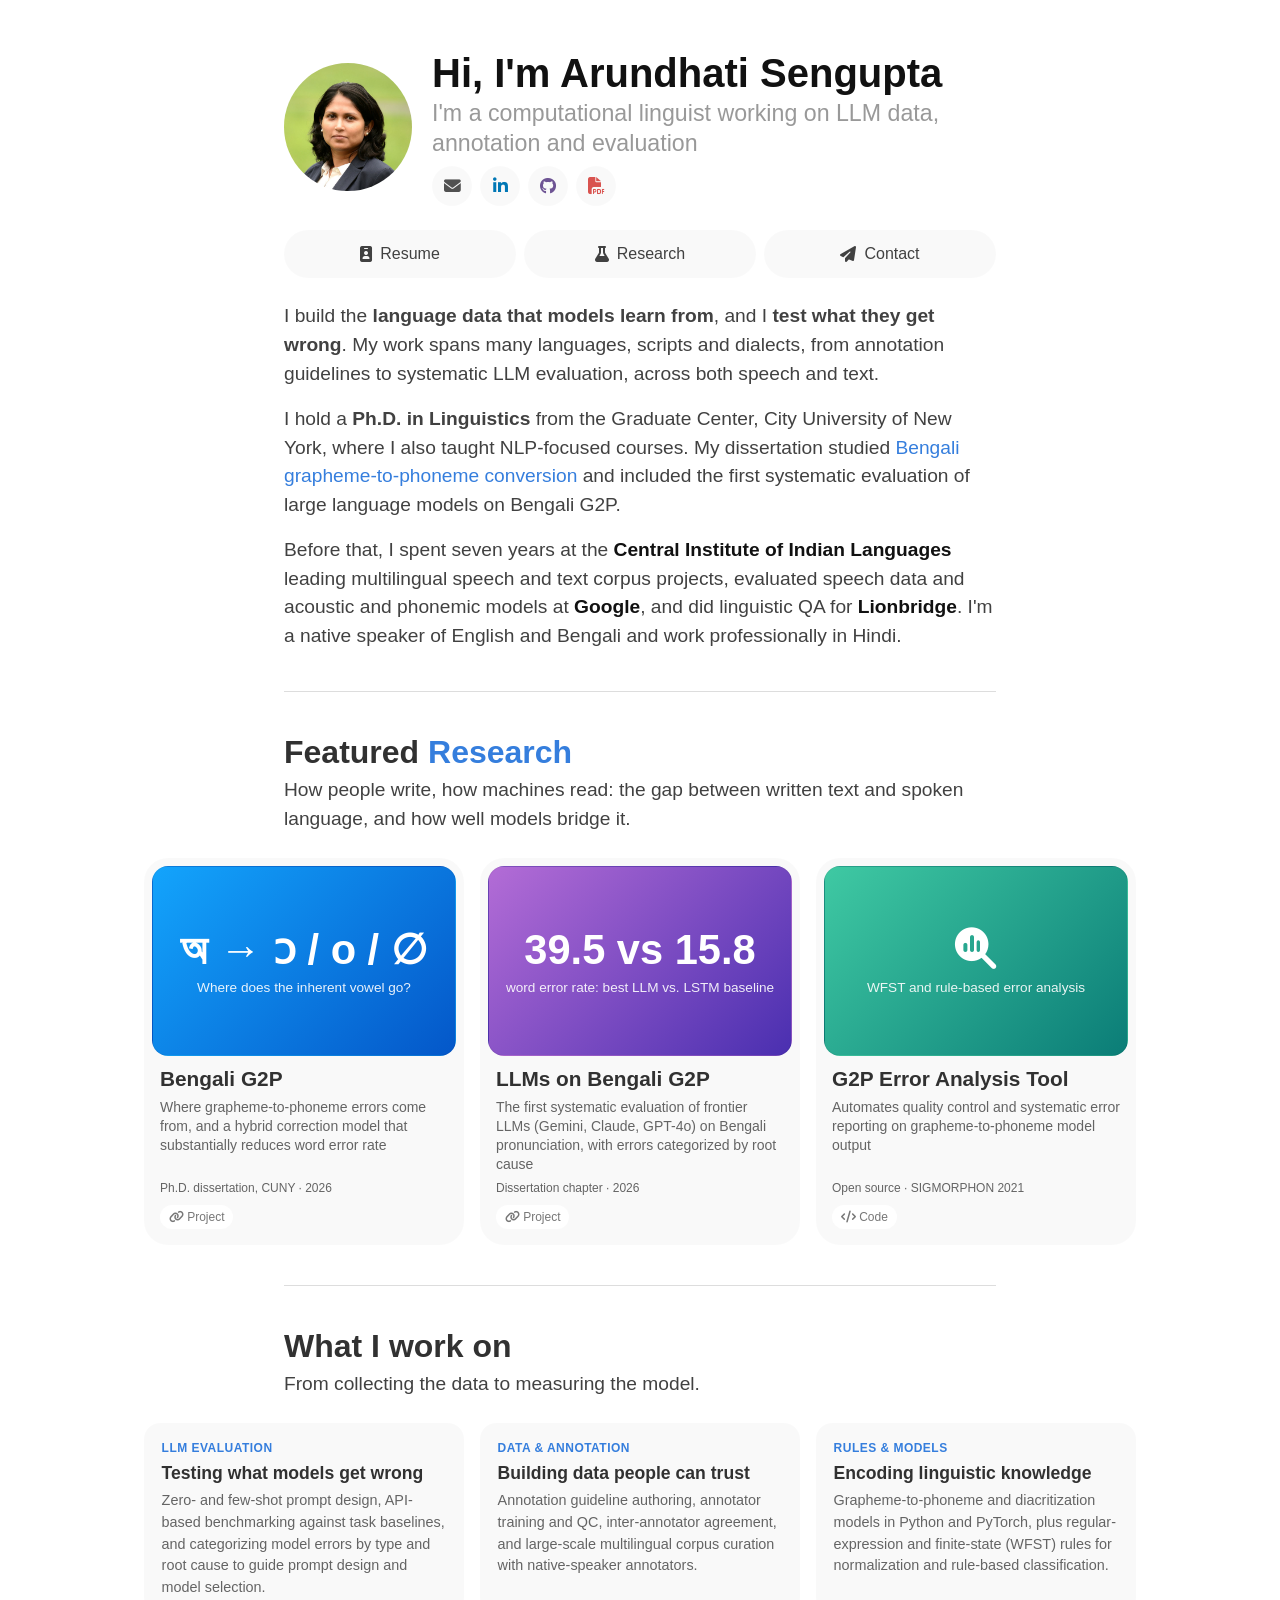
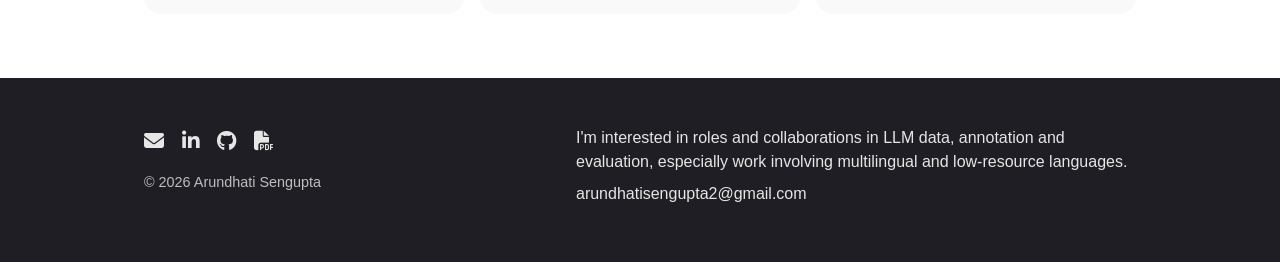
<file: index.html>
<!DOCTYPE html>
<html lang="en">
<head>
  <meta charset="utf-8">
  <meta name="viewport" content="width=device-width, initial-scale=1">
  <title>Arundhati Sengupta | Computational Linguist</title>
  <meta name="description" content="Arundhati Sengupta: computational linguist working on LLM data, annotation and evaluation across many languages and scripts.">
  <meta property="og:title" content="Arundhati Sengupta | Computational Linguist">
  <meta property="og:description" content="LLM data, annotation and evaluation, grounded in linguistics.">
  <meta property="og:image" content="https://arundhati-sengupta.github.io/images/arundhati-sengupta.jpg">
  <link rel="icon" href="data:image/svg+xml,%3Csvg xmlns='http://www.w3.org/2000/svg' viewBox='0 0 64 64'%3E%3Crect width='64' height='64' rx='32' fill='%23357edd'/%3E%3Ctext x='32' y='44' font-family='Georgia,serif' font-size='32' fill='%23ffffff' text-anchor='middle'%3E%E0%A6%85%3C/text%3E%3C/svg%3E">
  <link rel="stylesheet" href="https://cdnjs.cloudflare.com/ajax/libs/font-awesome/6.7.1/css/all.min.css">
  <link rel="stylesheet" href="site.css">
</head>
<body>

<main>
  <section class="text intro">
    <div class="intro-head">
      <img class="intro-photo" src="images/arundhati-sengupta.jpg" alt="Portrait of Arundhati Sengupta" width="900" height="900">
      <div>
        <h1 class="intro-title">Hi, I'm Arundhati Sengupta</h1>
        <div class="intro-subtitle">I'm a computational linguist working on LLM data, annotation and evaluation</div>
        <div class="socials">
          <a class="social" href="mailto:arundhatisengupta2@gmail.com" title="Email"><i class="fas fa-envelope" style="color:#515151"></i></a>
          <a class="social" href="https://www.linkedin.com/in/arundhatisengupta/" title="LinkedIn"><i class="fab fa-linkedin-in" style="color:#0077b5"></i></a>
          <a class="social" href="https://github.com/arundhati-sengupta" title="GitHub"><i class="fab fa-github" style="color:#6e5494"></i></a>
          <a class="social" href="Arundhati_Sengupta_Resume.pdf" title="Resume (PDF)"><i class="fas fa-file-pdf" style="color:#d9534f"></i></a>
        </div>
      </div>
    </div>

    <div class="quick-links">
      <a class="pill" href="resume.html"><i class="fas fa-id-badge icon-space"></i>Resume</a>
      <a class="pill" href="research.html"><i class="fas fa-flask icon-space"></i>Research</a>
      <a class="pill" href="#contact"><i class="fas fa-paper-plane icon-space"></i>Contact</a>
    </div>

    <p>I build the <b>language data that models learn from</b>, and I <b>test what they get wrong</b>. My work spans many languages, scripts and dialects, from annotation guidelines to systematic LLM evaluation, across both speech and text.</p>
    <p>I hold a <b>Ph.D. in Linguistics</b> from the Graduate Center, City University of New York, where I also taught NLP-focused courses. My dissertation studied <a href="research.html">Bengali grapheme-to-phoneme conversion</a> and included the first systematic evaluation of large language models on Bengali G2P.</p>
    <p>Before that, I spent seven years at the <span class="logo-word">Central Institute of Indian Languages</span> leading multilingual speech and text corpus projects, evaluated speech data and acoustic and phonemic models at <span class="logo-word">Google</span>, and did linguistic QA for <span class="logo-word">Lionbridge</span>. I'm a native speaker of English and Bengali and work professionally in Hindi.</p>
  </section>

  <div class="text"><hr></div>

  <section class="text">
    <h2 class="feature-title">Featured <a href="research.html">Research</a></h2>
    <p class="feature-text">How people write, how machines read: the gap between written text and spoken language, and how well models bridge it.</p>
  </section>
  <section class="page">
    <div class="covers">
      <div class="cover">
        <a href="research.html#dissertation" class="cover-art art-blue"><span><span class="big"><span lang="bn">অ</span> → ɔ / o / ∅</span><span class="small">Where does the inherent vowel go?</span></span></a>
        <div class="cover-inner">
          <div class="cover-title"><a href="research.html#dissertation">Bengali G2P</a></div>
          <div class="cover-subtitle">Where grapheme-to-phoneme errors come from, and a hybrid correction model that substantially reduces word error rate</div>
          <div class="cover-venue">Ph.D. dissertation, CUNY · 2026</div>
          <div class="tags"><a href="research.html#dissertation"><i class="fas fa-link"></i> Project</a></div>
        </div>
      </div>
      <div class="cover">
        <a href="research.html#llm" class="cover-art art-violet"><span><span class="big">39.5 vs 15.8</span><span class="small">word error rate: best LLM vs. LSTM baseline</span></span></a>
        <div class="cover-inner">
          <div class="cover-title"><a href="research.html#llm">LLMs on Bengali G2P</a></div>
          <div class="cover-subtitle">The first systematic evaluation of frontier LLMs (Gemini, Claude, GPT-4o) on Bengali pronunciation, with errors categorized by root cause</div>
          <div class="cover-venue">Dissertation chapter · 2026</div>
          <div class="tags"><a href="research.html#llm"><i class="fas fa-link"></i> Project</a></div>
        </div>
      </div>
      <div class="cover">
        <a href="https://github.com/arundhati-sengupta/g2pErrorAnalysis" class="cover-art art-teal"><span><span class="big"><i class="fas fa-magnifying-glass-chart"></i></span><span class="small">WFST and rule-based error analysis</span></span></a>
        <div class="cover-inner">
          <div class="cover-title"><a href="https://github.com/arundhati-sengupta/g2pErrorAnalysis">G2P Error Analysis Tool</a></div>
          <div class="cover-subtitle">Automates quality control and systematic error reporting on grapheme-to-phoneme model output</div>
          <div class="cover-venue">Open source · SIGMORPHON 2021</div>
          <div class="tags"><a href="https://github.com/arundhati-sengupta/g2pErrorAnalysis"><i class="fas fa-code"></i> Code</a></div>
        </div>
      </div>
    </div>
  </section>

  <div class="text"><hr></div>

  <section class="text">
    <h2 class="feature-title">What I work on</h2>
    <p class="feature-text">From collecting the data to measuring the model.</p>
  </section>
  <section class="page">
    <div class="projects">
      <div class="project">
        <div class="kicker">LLM evaluation</div>
        <h3>Testing what models get wrong</h3>
        <p>Zero- and few-shot prompt design, API-based benchmarking against task baselines, and categorizing model errors by type and root cause to guide prompt design and model selection.</p>
      </div>
      <div class="project">
        <div class="kicker">Data &amp; annotation</div>
        <h3>Building data people can trust</h3>
        <p>Annotation guideline authoring, annotator training and QC, inter-annotator agreement, and large-scale multilingual corpus curation with native-speaker annotators.</p>
      </div>
      <div class="project">
        <div class="kicker">Rules &amp; models</div>
        <h3>Encoding linguistic knowledge</h3>
        <p>Grapheme-to-phoneme and diacritization models in Python and PyTorch, plus regular-expression and finite-state (WFST) rules for normalization and rule-based classification.</p>
      </div>
    </div>
  </section>
</main>

<footer id="contact">
  <div class="page">
    <div>
      <div class="footer-icons">
        <a href="mailto:arundhatisengupta2@gmail.com" title="Email"><i class="fas fa-envelope"></i></a>
        <a href="https://www.linkedin.com/in/arundhatisengupta/" title="LinkedIn"><i class="fab fa-linkedin-in"></i></a>
        <a href="https://github.com/arundhati-sengupta" title="GitHub"><i class="fab fa-github"></i></a>
        <a href="Arundhati_Sengupta_Resume.pdf" title="Resume (PDF)"><i class="fas fa-file-pdf"></i></a>
      </div>
      <p class="footer-small">© 2026 Arundhati Sengupta</p>
    </div>
    <div>
      <p>I'm interested in roles and collaborations in LLM data, annotation and evaluation, especially work involving multilingual and low-resource languages.</p>
      <p><a href="mailto:arundhatisengupta2@gmail.com">arundhatisengupta2@gmail.com</a></p>
    </div>
  </div>
</footer>

</body>
</html>
</file>
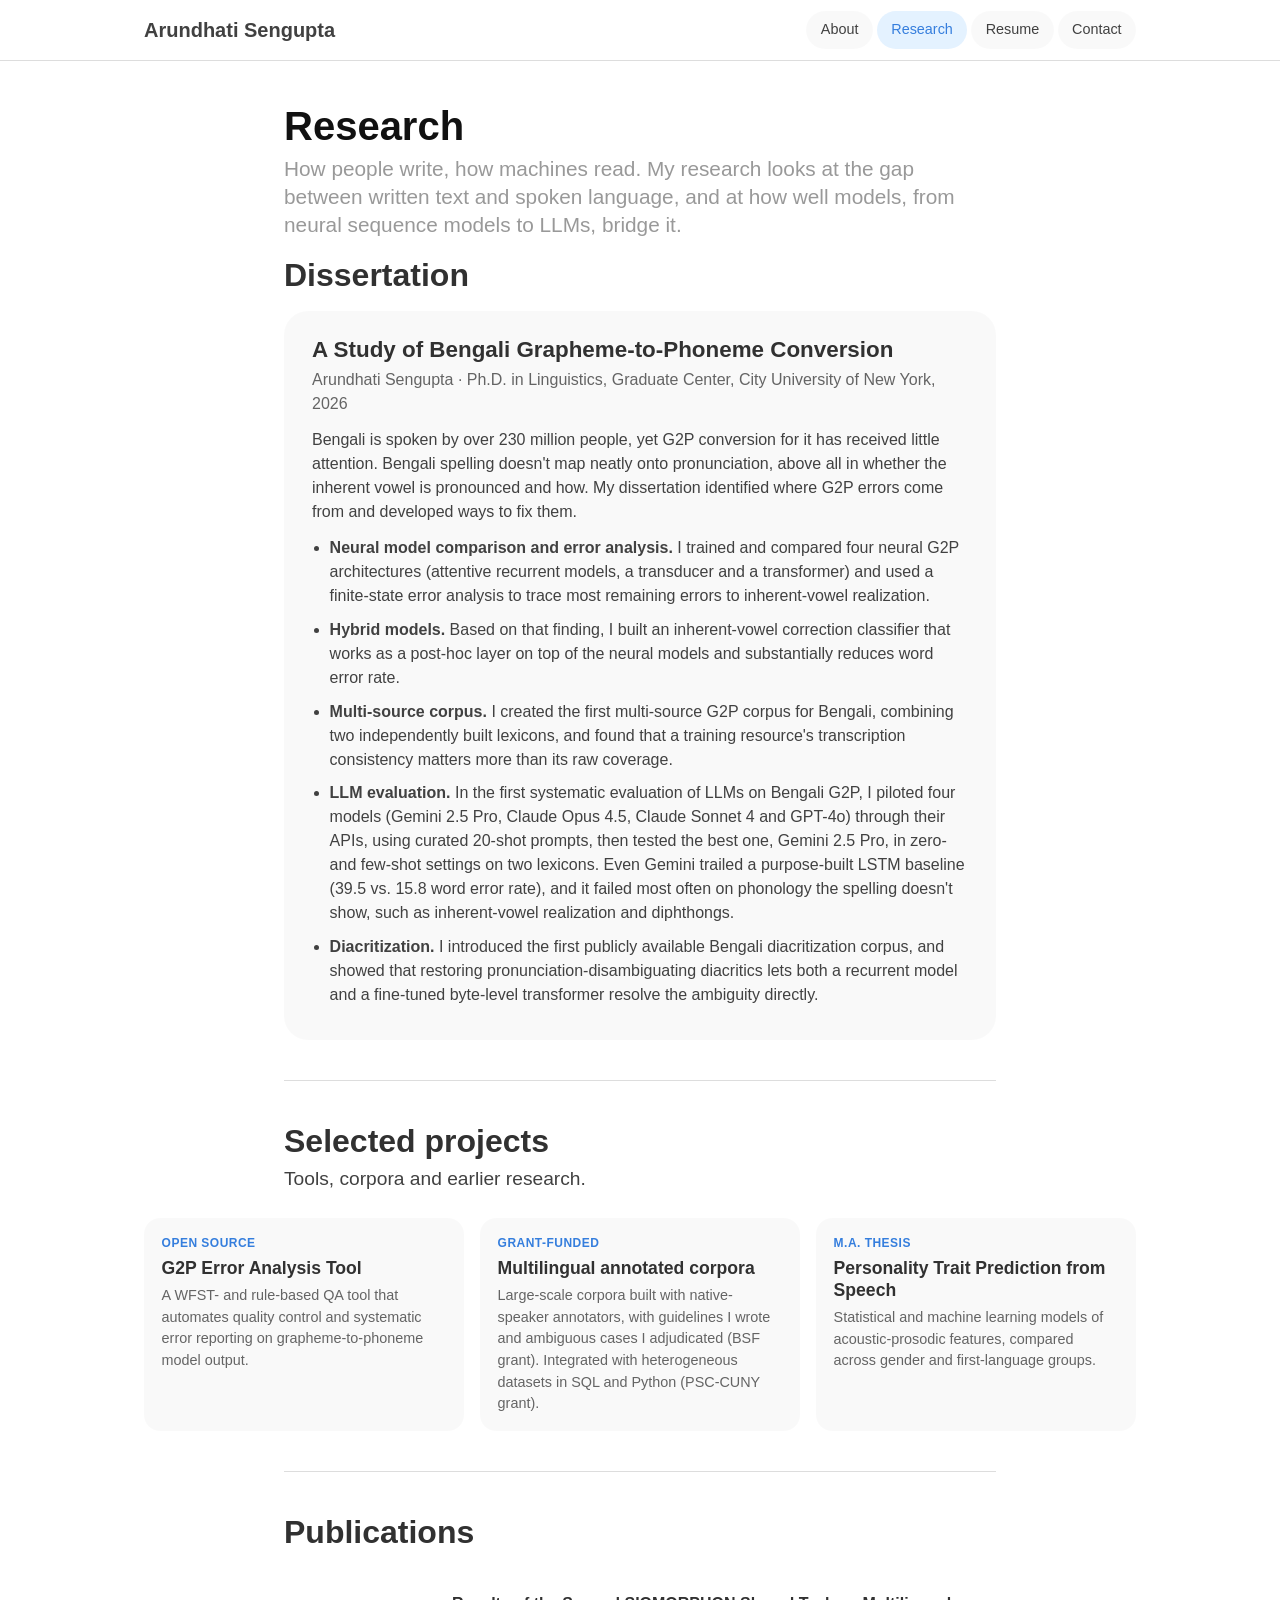
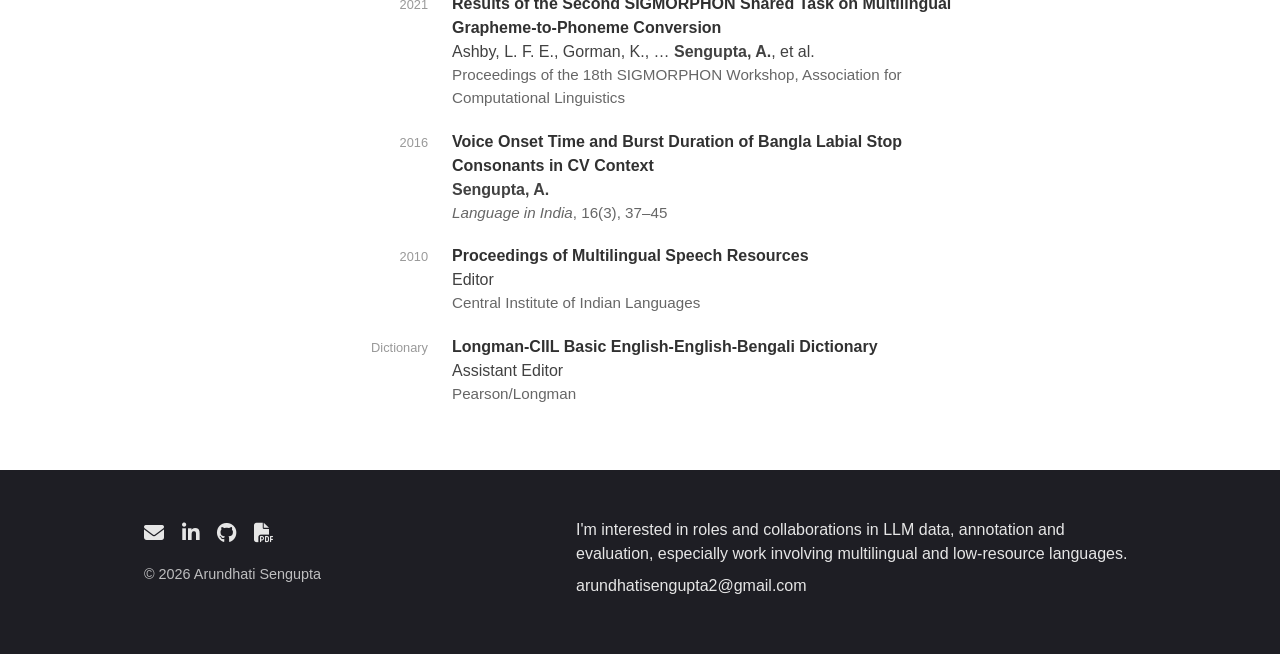
<file: research.html>
<!DOCTYPE html>
<html lang="en">
<head>
  <meta charset="utf-8">
  <meta name="viewport" content="width=device-width, initial-scale=1">
  <title>Research | Arundhati Sengupta</title>
  <meta name="description" content="Research by Arundhati Sengupta on Bengali grapheme-to-phoneme conversion, LLM evaluation and multilingual language data.">
  <link rel="icon" href="data:image/svg+xml,%3Csvg xmlns='http://www.w3.org/2000/svg' viewBox='0 0 64 64'%3E%3Crect width='64' height='64' rx='32' fill='%23357edd'/%3E%3Ctext x='32' y='44' font-family='Georgia,serif' font-size='32' fill='%23ffffff' text-anchor='middle'%3E%E0%A6%85%3C/text%3E%3C/svg%3E">
  <link rel="stylesheet" href="https://cdnjs.cloudflare.com/ajax/libs/font-awesome/6.7.1/css/all.min.css">
  <link rel="stylesheet" href="site.css">
</head>
<body>

<header class="masthead">
  <div class="page">
    <a class="name" href="index.html">Arundhati Sengupta</a>
    <nav>
      <a class="pill" href="index.html">About</a>
      <a class="pill" href="research.html" aria-current="page">Research</a>
      <a class="pill" href="resume.html">Resume</a>
      <a class="pill" href="#contact">Contact</a>
    </nav>
  </div>
</header>

<main class="text">
  <h1 class="page-title">Research</h1>
  <p class="page-subtitle">How people write, how machines read. My research looks at the gap between written text and spoken language, and at how well models, from neural sequence models to LLMs, bridge it.</p>

  <h2 class="feature-title" id="dissertation">Dissertation</h2>
  <div class="dissertation">
    <p class="title">A Study of Bengali Grapheme-to-Phoneme Conversion</p>
    <p class="meta">Arundhati Sengupta · Ph.D. in Linguistics, Graduate Center, City University of New York, 2026</p>
    <p>Bengali is spoken by over 230 million people, yet G2P conversion for it has received little attention. Bengali spelling doesn't map neatly onto pronunciation, above all in whether the inherent vowel is pronounced and how. My dissertation identified where G2P errors come from and developed ways to fix them.</p>
    <ul>
      <li><b>Neural model comparison and error analysis.</b> I trained and compared four neural G2P architectures (attentive recurrent models, a transducer and a transformer) and used a finite-state error analysis to trace most remaining errors to inherent-vowel realization.</li>
      <li><b>Hybrid models.</b> Based on that finding, I built an inherent-vowel correction classifier that works as a post-hoc layer on top of the neural models and substantially reduces word error rate.</li>
      <li><b>Multi-source corpus.</b> I created the first multi-source G2P corpus for Bengali, combining two independently built lexicons, and found that a training resource's transcription consistency matters more than its raw coverage.</li>
      <li id="llm"><b>LLM evaluation.</b> In the first systematic evaluation of LLMs on Bengali G2P, I piloted four models (Gemini 2.5 Pro, Claude Opus 4.5, Claude Sonnet 4 and GPT-4o) through their APIs, using curated 20-shot prompts, then tested the best one, Gemini 2.5 Pro, in zero- and few-shot settings on two lexicons. Even Gemini trailed a purpose-built LSTM baseline (39.5 vs. 15.8 word error rate), and it failed most often on phonology the spelling doesn't show, such as inherent-vowel realization and diphthongs.</li>
      <li><b>Diacritization.</b> I introduced the first publicly available Bengali diacritization corpus, and showed that restoring pronunciation-disambiguating diacritics lets both a recurrent model and a fine-tuned byte-level transformer resolve the ambiguity directly.</li>
    </ul>
  </div>

  <hr>

  <h2 class="feature-title">Selected projects</h2>
  <p class="feature-text">Tools, corpora and earlier research.</p>
</main>

<section class="page">
  <div class="projects">
    <div class="project">
      <div class="kicker">Open source</div>
      <h3><a href="https://github.com/arundhati-sengupta/g2pErrorAnalysis">G2P Error Analysis Tool</a></h3>
      <p>A WFST- and rule-based QA tool that automates quality control and systematic error reporting on grapheme-to-phoneme model output.</p>
    </div>
    <div class="project">
      <div class="kicker">Grant-funded</div>
      <h3>Multilingual annotated corpora</h3>
      <p>Large-scale corpora built with native-speaker annotators, with guidelines I wrote and ambiguous cases I adjudicated (BSF grant). Integrated with heterogeneous datasets in SQL and Python (PSC-CUNY grant).</p>
    </div>
    <div class="project">
      <div class="kicker">M.A. thesis</div>
      <h3>Personality Trait Prediction from Speech</h3>
      <p>Statistical and machine learning models of acoustic-prosodic features, compared across gender and first-language groups.</p>
    </div>
  </div>
</section>

<section class="text">
  <hr>
  <h2 class="feature-title">Publications</h2>
  <div class="cv-section">
    <div class="cv-row">
      <div class="cv-date">2021</div>
      <div class="pubs">
        <div class="pub-title">Results of the Second SIGMORPHON Shared Task on Multilingual Grapheme-to-Phoneme Conversion</div>
        <div>Ashby, L. F. E., Gorman, K., … <b>Sengupta, A.</b>, et al.</div>
        <div class="pub-venue">Proceedings of the 18th SIGMORPHON Workshop, Association for Computational Linguistics</div>
      </div>
    </div>
    <div class="cv-row">
      <div class="cv-date">2016</div>
      <div class="pubs">
        <div class="pub-title">Voice Onset Time and Burst Duration of Bangla Labial Stop Consonants in CV Context</div>
        <div><b>Sengupta, A.</b></div>
        <div class="pub-venue"><i>Language in India</i>, 16(3), 37–45</div>
      </div>
    </div>
    <div class="cv-row">
      <div class="cv-date">2010</div>
      <div class="pubs">
        <div class="pub-title">Proceedings of Multilingual Speech Resources</div>
        <div>Editor</div>
        <div class="pub-venue">Central Institute of Indian Languages</div>
      </div>
    </div>
    <div class="cv-row">
      <div class="cv-date">Dictionary</div>
      <div class="pubs">
        <div class="pub-title">Longman-CIIL Basic English-English-Bengali Dictionary</div>
        <div>Assistant Editor</div>
        <div class="pub-venue">Pearson/Longman</div>
      </div>
    </div>
  </div>
</section>

<footer id="contact">
  <div class="page">
    <div>
      <div class="footer-icons">
        <a href="mailto:arundhatisengupta2@gmail.com" title="Email"><i class="fas fa-envelope"></i></a>
        <a href="https://www.linkedin.com/in/arundhatisengupta/" title="LinkedIn"><i class="fab fa-linkedin-in"></i></a>
        <a href="https://github.com/arundhati-sengupta" title="GitHub"><i class="fab fa-github"></i></a>
        <a href="Arundhati_Sengupta_Resume.pdf" title="Resume (PDF)"><i class="fas fa-file-pdf"></i></a>
      </div>
      <p class="footer-small">© 2026 Arundhati Sengupta</p>
    </div>
    <div>
      <p>I'm interested in roles and collaborations in LLM data, annotation and evaluation, especially work involving multilingual and low-resource languages.</p>
      <p><a href="mailto:arundhatisengupta2@gmail.com">arundhatisengupta2@gmail.com</a></p>
    </div>
  </div>
</footer>

</body>
</html>
</file>
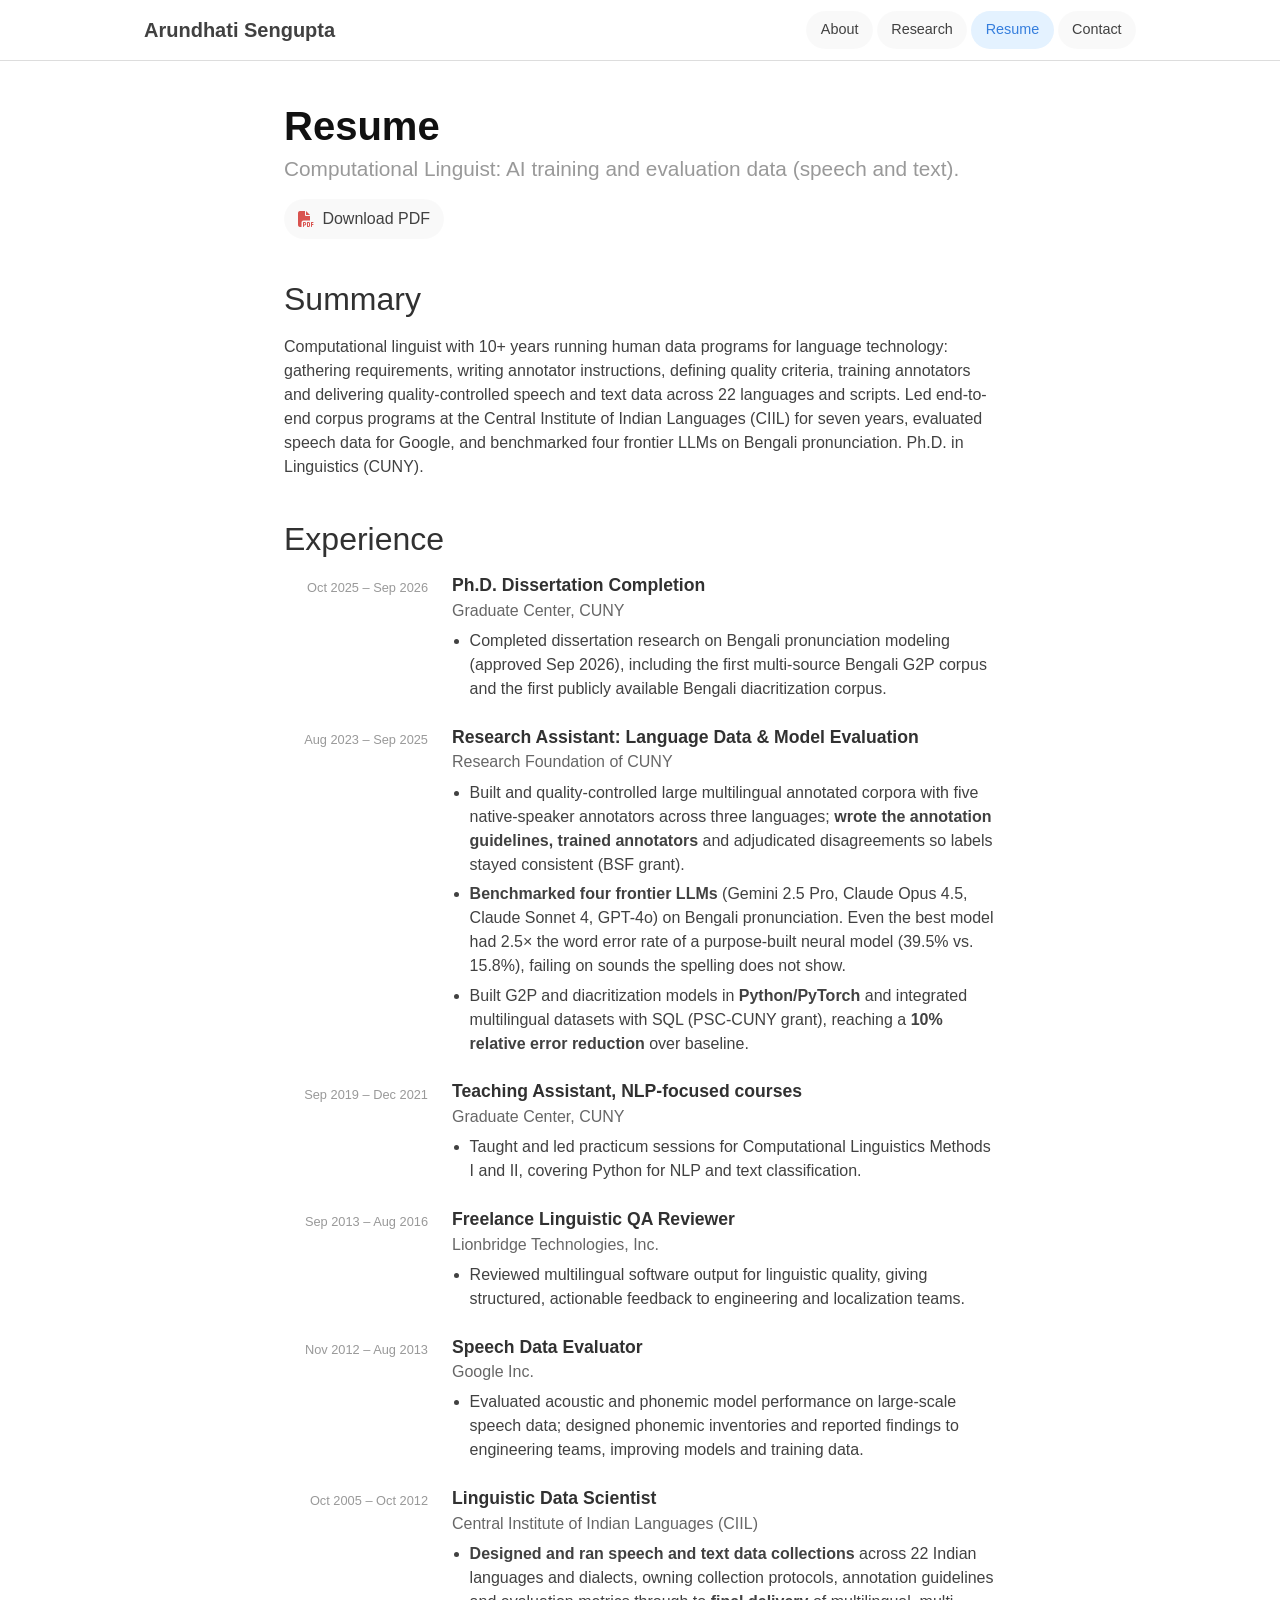
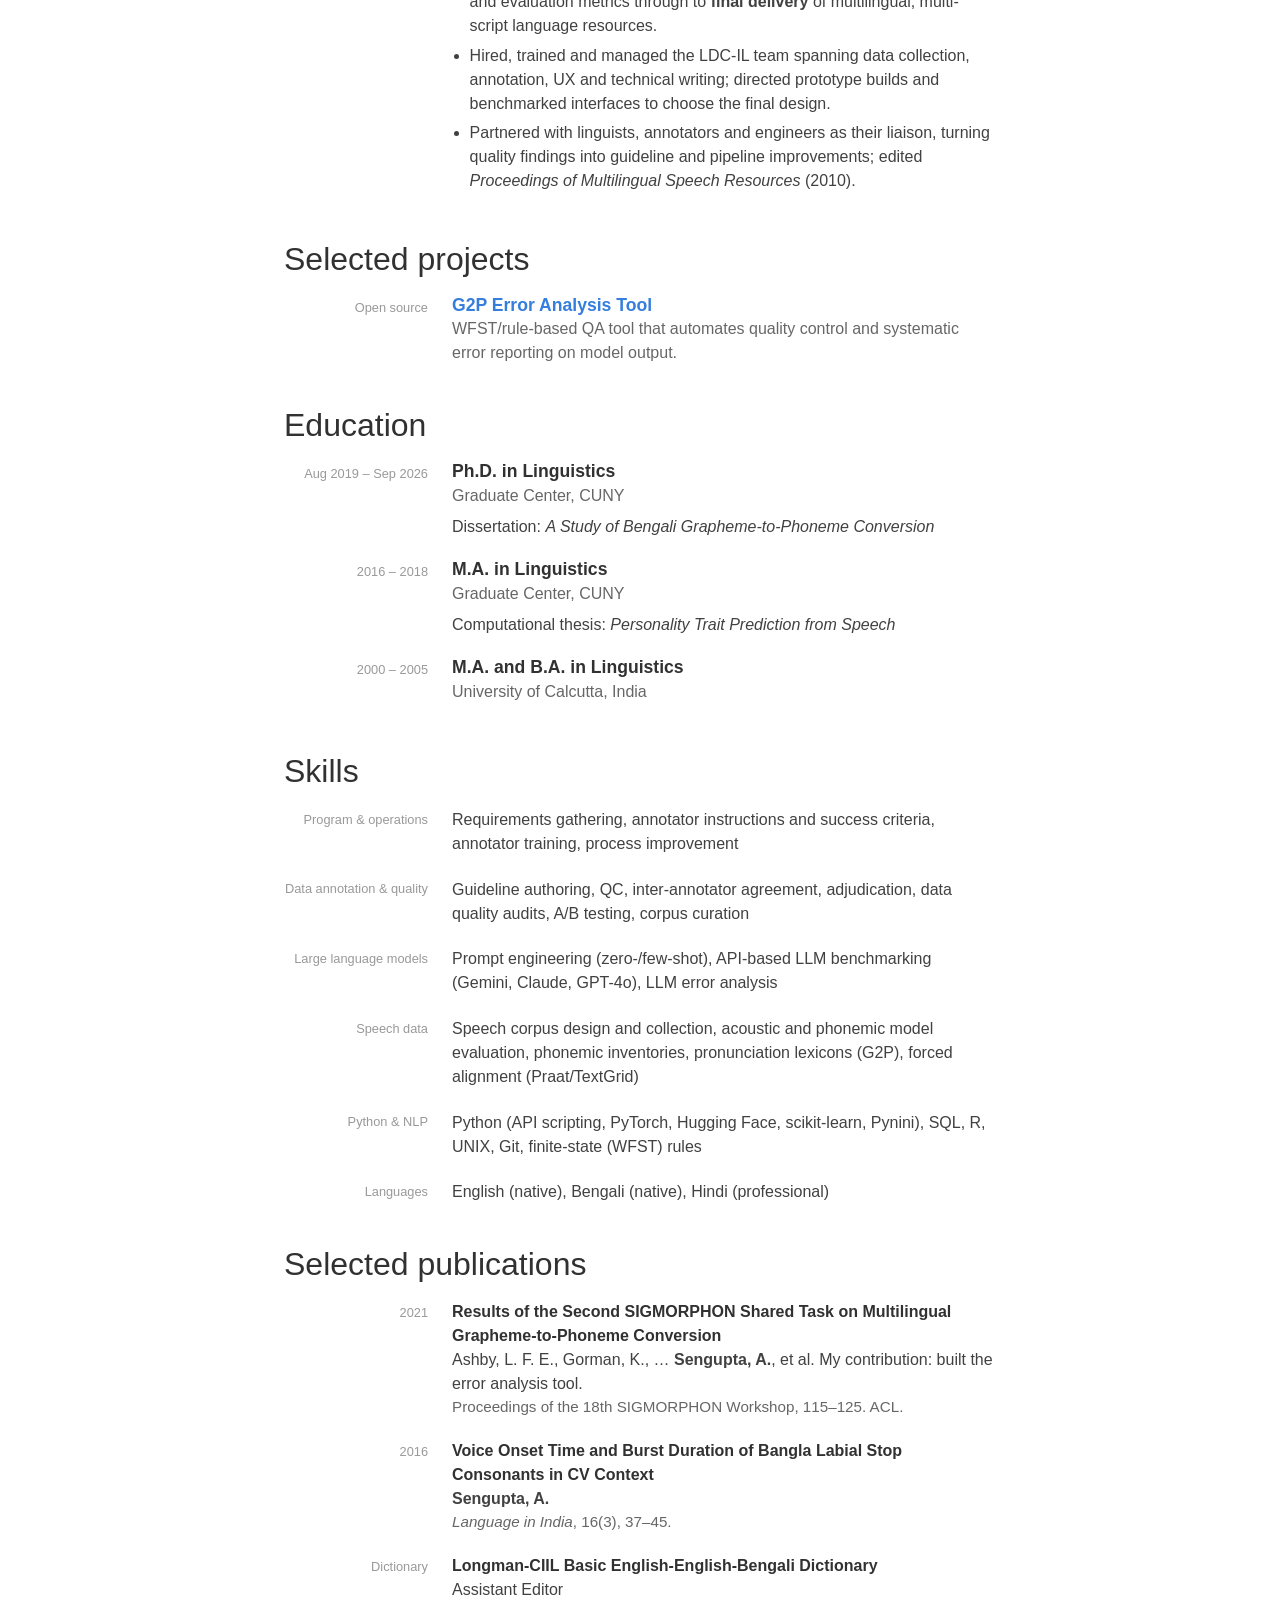
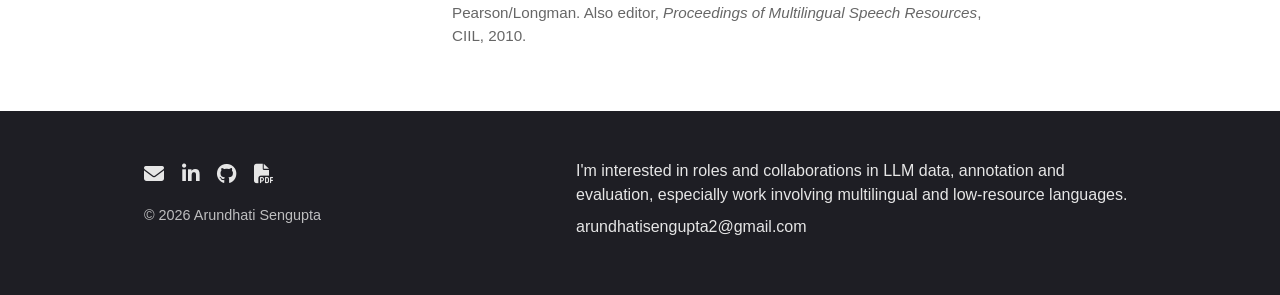
<file: resume.html>
<!DOCTYPE html>
<html lang="en">
<head>
  <meta charset="utf-8">
  <meta name="viewport" content="width=device-width, initial-scale=1">
  <title>Resume | Arundhati Sengupta</title>
  <meta name="description" content="Resume of Arundhati Sengupta, computational linguist: AI training and evaluation data for speech and text.">
  <link rel="icon" href="data:image/svg+xml,%3Csvg xmlns='http://www.w3.org/2000/svg' viewBox='0 0 64 64'%3E%3Crect width='64' height='64' rx='32' fill='%23357edd'/%3E%3Ctext x='32' y='44' font-family='Georgia,serif' font-size='32' fill='%23ffffff' text-anchor='middle'%3E%E0%A6%85%3C/text%3E%3C/svg%3E">
  <link rel="stylesheet" href="https://cdnjs.cloudflare.com/ajax/libs/font-awesome/6.7.1/css/all.min.css">
  <link rel="stylesheet" href="site.css">
</head>
<body>

<header class="masthead">
  <div class="page">
    <a class="name" href="index.html">Arundhati Sengupta</a>
    <nav>
      <a class="pill" href="index.html">About</a>
      <a class="pill" href="research.html">Research</a>
      <a class="pill" href="resume.html" aria-current="page">Resume</a>
      <a class="pill" href="#contact">Contact</a>
    </nav>
  </div>
</header>

<main class="text">
  <h1 class="page-title">Resume</h1>
  <p class="page-subtitle">Computational Linguist: AI training and evaluation data (speech and text).</p>
  <a class="pill" href="Arundhati_Sengupta_Resume.pdf"><i class="fas fa-file-pdf icon-space" style="color:#d9534f"></i>Download PDF</a>

  <div class="cv-section">
    <h2>Summary</h2>
    <p>Computational linguist with 10+ years running human data programs for language technology: gathering requirements, writing annotator instructions, defining quality criteria, training annotators and delivering quality-controlled speech and text data across 22 languages and scripts. Led end-to-end corpus programs at the Central Institute of Indian Languages (CIIL) for seven years, evaluated speech data for Google, and benchmarked four frontier LLMs on Bengali pronunciation. Ph.D. in Linguistics (CUNY).</p>
  </div>

  <div class="cv-section">
    <h2>Experience</h2>
    <div class="cv-row">
      <div class="cv-date">Oct 2025 – Sep 2026</div>
      <div>
        <h3>Ph.D. Dissertation Completion</h3>
        <p class="cv-where">Graduate Center, CUNY</p>
        <ul>
          <li>Completed dissertation research on Bengali pronunciation modeling (approved Sep 2026), including the first multi-source Bengali G2P corpus and the first publicly available Bengali diacritization corpus.</li>
        </ul>
      </div>
    </div>
    <div class="cv-row">
      <div class="cv-date">Aug 2023 – Sep 2025</div>
      <div>
        <h3>Research Assistant: Language Data &amp; Model Evaluation</h3>
        <p class="cv-where">Research Foundation of CUNY</p>
        <ul>
          <li>Built and quality-controlled large multilingual annotated corpora with five native-speaker annotators across three languages; <b>wrote the annotation guidelines, trained annotators</b> and adjudicated disagreements so labels stayed consistent (BSF grant).</li>
          <li><b>Benchmarked four frontier LLMs</b> (Gemini 2.5 Pro, Claude Opus 4.5, Claude Sonnet 4, GPT-4o) on Bengali pronunciation. Even the best model had 2.5× the word error rate of a purpose-built neural model (39.5% vs. 15.8%), failing on sounds the spelling does not show.</li>
          <li>Built G2P and diacritization models in <b>Python/PyTorch</b> and integrated multilingual datasets with SQL (PSC-CUNY grant), reaching a <b>10% relative error reduction</b> over baseline.</li>
        </ul>
      </div>
    </div>
    <div class="cv-row">
      <div class="cv-date">Sep 2019 – Dec 2021</div>
      <div>
        <h3>Teaching Assistant, NLP-focused courses</h3>
        <p class="cv-where">Graduate Center, CUNY</p>
        <ul>
          <li>Taught and led practicum sessions for Computational Linguistics Methods I and II, covering Python for NLP and text classification.</li>
        </ul>
      </div>
    </div>
    <div class="cv-row">
      <div class="cv-date">Sep 2013 – Aug 2016</div>
      <div>
        <h3>Freelance Linguistic QA Reviewer</h3>
        <p class="cv-where">Lionbridge Technologies, Inc.</p>
        <ul>
          <li>Reviewed multilingual software output for linguistic quality, giving structured, actionable feedback to engineering and localization teams.</li>
        </ul>
      </div>
    </div>
    <div class="cv-row">
      <div class="cv-date">Nov 2012 – Aug 2013</div>
      <div>
        <h3>Speech Data Evaluator</h3>
        <p class="cv-where">Google Inc.</p>
        <ul>
          <li>Evaluated acoustic and phonemic model performance on large-scale speech data; designed phonemic inventories and reported findings to engineering teams, improving models and training data.</li>
        </ul>
      </div>
    </div>
    <div class="cv-row">
      <div class="cv-date">Oct 2005 – Oct 2012</div>
      <div>
        <h3>Linguistic Data Scientist</h3>
        <p class="cv-where">Central Institute of Indian Languages (CIIL)</p>
        <ul>
          <li><b>Designed and ran speech and text data collections</b> across 22 Indian languages and dialects, owning collection protocols, annotation guidelines and evaluation metrics through to <b>final delivery</b> of multilingual, multi-script language resources.</li>
          <li>Hired, trained and managed the LDC-IL team spanning data collection, annotation, UX and technical writing; directed prototype builds and benchmarked interfaces to choose the final design.</li>
          <li>Partnered with linguists, annotators and engineers as their liaison, turning quality findings into guideline and pipeline improvements; edited <i>Proceedings of Multilingual Speech Resources</i> (2010).</li>
        </ul>
      </div>
    </div>
  </div>

  <div class="cv-section">
    <h2>Selected projects</h2>
    <div class="cv-row">
      <div class="cv-date">Open source</div>
      <div>
        <h3><a href="https://github.com/arundhati-sengupta/g2pErrorAnalysis">G2P Error Analysis Tool</a></h3>
        <p class="cv-where" style="margin:0">WFST/rule-based QA tool that automates quality control and systematic error reporting on model output.</p>
      </div>
    </div>
  </div>

  <div class="cv-section">
    <h2>Education</h2>
    <div class="cv-row">
      <div class="cv-date">Aug 2019 – Sep 2026</div>
      <div>
        <h3>Ph.D. in Linguistics</h3>
        <p class="cv-where">Graduate Center, CUNY</p>
        <p style="margin:0">Dissertation: <i>A Study of Bengali Grapheme-to-Phoneme Conversion</i></p>
      </div>
    </div>
    <div class="cv-row">
      <div class="cv-date">2016 – 2018</div>
      <div>
        <h3>M.A. in Linguistics</h3>
        <p class="cv-where">Graduate Center, CUNY</p>
        <p style="margin:0">Computational thesis: <i>Personality Trait Prediction from Speech</i></p>
      </div>
    </div>
    <div class="cv-row">
      <div class="cv-date">2000 – 2005</div>
      <div>
        <h3>M.A. and B.A. in Linguistics</h3>
        <p class="cv-where">University of Calcutta, India</p>
      </div>
    </div>
  </div>

  <div class="cv-section">
    <h2>Skills</h2>
    <div class="cv-row cv-skill"><div class="cv-date">Program &amp; operations</div><p>Requirements gathering, annotator instructions and success criteria, annotator training, process improvement</p></div>
    <div class="cv-row cv-skill"><div class="cv-date">Data annotation &amp; quality</div><p>Guideline authoring, QC, inter-annotator agreement, adjudication, data quality audits, A/B testing, corpus curation</p></div>
    <div class="cv-row cv-skill"><div class="cv-date">Large language models</div><p>Prompt engineering (zero-/few-shot), API-based LLM benchmarking (Gemini, Claude, GPT-4o), LLM error analysis</p></div>
    <div class="cv-row cv-skill"><div class="cv-date">Speech data</div><p>Speech corpus design and collection, acoustic and phonemic model evaluation, phonemic inventories, pronunciation lexicons (G2P), forced alignment (Praat/TextGrid)</p></div>
    <div class="cv-row cv-skill"><div class="cv-date">Python &amp; NLP</div><p>Python (API scripting, PyTorch, Hugging Face, scikit-learn, Pynini), SQL, R, UNIX, Git, finite-state (WFST) rules</p></div>
    <div class="cv-row cv-skill"><div class="cv-date">Languages</div><p>English (native), Bengali (native), Hindi (professional)</p></div>
  </div>

  <div class="cv-section">
    <h2>Selected publications</h2>
    <div class="cv-row">
      <div class="cv-date">2021</div>
      <div class="pubs">
        <div class="pub-title">Results of the Second SIGMORPHON Shared Task on Multilingual Grapheme-to-Phoneme Conversion</div>
        <div>Ashby, L. F. E., Gorman, K., … <b>Sengupta, A.</b>, et al. My contribution: built the error analysis tool.</div>
        <div class="pub-venue">Proceedings of the 18th SIGMORPHON Workshop, 115–125. ACL.</div>
      </div>
    </div>
    <div class="cv-row">
      <div class="cv-date">2016</div>
      <div class="pubs">
        <div class="pub-title">Voice Onset Time and Burst Duration of Bangla Labial Stop Consonants in CV Context</div>
        <div><b>Sengupta, A.</b></div>
        <div class="pub-venue"><i>Language in India</i>, 16(3), 37–45.</div>
      </div>
    </div>
    <div class="cv-row">
      <div class="cv-date">Dictionary</div>
      <div class="pubs">
        <div class="pub-title">Longman-CIIL Basic English-English-Bengali Dictionary</div>
        <div>Assistant Editor</div>
        <div class="pub-venue">Pearson/Longman. Also editor, <i>Proceedings of Multilingual Speech Resources</i>, CIIL, 2010.</div>
      </div>
    </div>
  </div>
</main>

<footer id="contact">
  <div class="page">
    <div>
      <div class="footer-icons">
        <a href="mailto:arundhatisengupta2@gmail.com" title="Email"><i class="fas fa-envelope"></i></a>
        <a href="https://www.linkedin.com/in/arundhatisengupta/" title="LinkedIn"><i class="fab fa-linkedin-in"></i></a>
        <a href="https://github.com/arundhati-sengupta" title="GitHub"><i class="fab fa-github"></i></a>
        <a href="Arundhati_Sengupta_Resume.pdf" title="Resume (PDF)"><i class="fas fa-file-pdf"></i></a>
      </div>
      <p class="footer-small">© 2026 Arundhati Sengupta</p>
    </div>
    <div>
      <p>I'm interested in roles and collaborations in LLM data, annotation and evaluation, especially work involving multilingual and low-resource languages.</p>
      <p><a href="mailto:arundhatisengupta2@gmail.com">arundhatisengupta2@gmail.com</a></p>
    </div>
  </div>
</footer>

</body>
</html>
</file>
<file: site.css>
:root {
  --ink: #414141;
  --ink-strong: #111111;
  --title: #313131;
  --muted: rgba(0, 0, 0, .6);
  --faint: #999999;
  --line: #dddddd;
  --bg: #ffffff;
  --tint: rgba(0, 0, 0, .025);
  --tint-hover: rgba(0, 0, 0, .05);
  --link: #357edd;
  --link-hover: #00449e;
  --footer-bg: #1e1e24;
  --footer-ink: #e6e6e6;
  --sans: -apple-system, BlinkMacSystemFont, "Segoe UI", Roboto, Helvetica, Arial, sans-serif;
}

* { box-sizing: border-box; -webkit-font-smoothing: antialiased; }
html { font: 16px/1.5 var(--sans); scroll-behavior: smooth; }
body { margin: 0; color: var(--ink); background: var(--bg); }
img { display: block; max-width: 100%; }
a { color: var(--link); text-decoration: none; }
a:hover { color: var(--link-hover); text-decoration: underline; text-decoration-color: #aaa; }
h1, h2, h3 { color: var(--title); line-height: 1.25; margin: 1rem 0 .5rem; }
h2 { font-size: 2rem; font-weight: 600; }
h3 { font-size: 1.25rem; font-weight: 600; }
p { margin: .75rem 0; }
hr { border: 0; border-top: 1px solid var(--line); margin: 2.5rem 0; }
.icon-space { margin-right: .5rem; }

/* Layout */
.text { max-width: 760px; margin: 0 auto; padding: 0 24px; }
.page { max-width: 1040px; margin: 0 auto; padding: 0 24px; }

/* Masthead (inner pages) */
.masthead { border-bottom: 1px solid var(--line); }
.masthead .page { display: flex; align-items: center; justify-content: space-between; gap: 1rem; min-height: 60px; flex-wrap: wrap; padding-top: .5rem; padding-bottom: .5rem; }
.masthead .name { font-size: 1.25rem; font-weight: 600; color: var(--ink); }
.masthead .name:hover { text-decoration: none; color: var(--ink-strong); }
.masthead nav { display: flex; flex-wrap: wrap; gap: .25rem; font-size: .9rem; }

/* Pills (nav and buttons) */
.pill {
  display: inline-flex; align-items: center; justify-content: center;
  background: var(--tint); color: var(--ink); font-weight: 500;
  border-radius: 5rem; padding: .5rem .9rem;
  transition: all .2s ease-in-out;
}
.pill:hover { background: var(--tint-hover); color: var(--ink); text-decoration: none; transform: scale(1.03); }
.pill[aria-current="page"] { background: #e4f2ff; color: var(--link); }

/* Intro (home) */
.intro { margin-top: 3rem; font-size: 1.2rem; }
.intro-head { display: flex; align-items: center; gap: 1.25rem; margin-bottom: 1.25rem; }
.intro-photo { width: 8rem; height: 8rem; border-radius: 50%; object-fit: cover; flex: none; }
.intro-title { font-size: 2.5rem; font-weight: 600; color: var(--ink-strong); margin: 0; }
.intro-subtitle { font-size: 1.45rem; color: var(--faint); line-height: 1.3; }
.socials { display: flex; gap: .5rem; margin-top: .5rem; }
.social {
  display: grid; place-items: center; width: 2.5rem; height: 2.5rem;
  border-radius: 50%; background: var(--tint); font-size: 1.05rem;
  transition: all .2s ease-in-out;
}
.social:hover { background: var(--tint-hover); text-decoration: none; transform: scale(1.08); }
.quick-links { display: grid; grid-template-columns: repeat(3, 1fr); gap: .5rem; margin: 1.5rem 0; }
.quick-links .pill { padding: .75rem; font-size: 1rem; }
.intro p { margin: 0 0 1rem; }
.logo-word { font-weight: 600; color: var(--ink-strong); }

/* Feature headings */
.feature-title { font-size: 2rem; font-weight: 600; margin: 0; }
.feature-text { font-size: 1.2rem; margin: .25rem 0 1.5rem; }

/* Cover cards */
.covers { display: grid; grid-template-columns: repeat(3, 1fr); gap: 1rem; }
.cover {
  display: flex; flex-direction: column;
  background: var(--tint); border-radius: 1.5rem; padding: .5rem;
  transition: all .2s ease-in-out;
}
.cover:hover { background: var(--tint-hover); transform: scale(1.03); }
.cover-art {
  aspect-ratio: 16 / 10; border-radius: 1rem; border: 1px solid rgba(0, 0, 0, .05);
  display: grid; place-items: center; text-align: center; padding: 1rem;
  color: #fff; font-weight: 600; line-height: 1.2;
}
.cover-art .big { font-size: 2.6rem; display: block; }
.cover-art .small { font-size: .85rem; font-weight: 500; opacity: .9; display: block; margin-top: .35rem; }
.art-blue { background: linear-gradient(135deg, #13a4fc 0%, #0457c9 100%); }
.art-teal { background: linear-gradient(135deg, #3fc9a3 0%, #0b7d77 100%); }
.art-violet { background: linear-gradient(135deg, #b36cd6 0%, #4a2fb0 100%); }
.art-amber { background: linear-gradient(135deg, #fbc65f 0%, #e9662a 100%); }
.art-rose { background: linear-gradient(135deg, #f5728a 0%, #a8174f 100%); }
.art-slate { background: linear-gradient(135deg, #7f93b5 0%, #3c4a6b 100%); }
.cover-inner { padding: .6rem .5rem .5rem; display: flex; flex-direction: column; flex: 1; }
.cover-title { font-size: 1.3rem; font-weight: 600; color: var(--title); line-height: 1.3; }
.cover-title a { color: var(--title); }
.cover-subtitle { font-size: .875rem; color: var(--muted); line-height: 1.35; padding: .35rem 0; flex: 1; }
.cover-venue { font-size: .75rem; font-weight: 500; color: var(--muted); padding-bottom: .5rem; }
.tags { display: flex; flex-wrap: wrap; gap: .3rem; font-size: .75rem; }
.tags a, .tags span { background: #fff; color: #777; padding: .2rem .55rem; border-radius: 1rem; white-space: nowrap; }
.tags a:hover { background: var(--link); color: #fff; text-decoration: none; }

/* Small project cards */
.projects { display: grid; grid-template-columns: repeat(3, 1fr); gap: 1rem; }
.project { background: var(--tint); border-radius: 1rem; padding: 1rem 1.1rem; transition: all .2s ease-in-out; }
.project:hover { background: var(--tint-hover); transform: scale(1.03); }
.project h3 { font-size: 1.1rem; margin: 0 0 .35rem; }
.project h3 a { color: var(--title); }
.project p { font-size: .9rem; color: var(--muted); margin: 0; }
.project .kicker { font-size: .75rem; font-weight: 600; color: var(--link); text-transform: uppercase; letter-spacing: .04em; margin-bottom: .35rem; }

/* Page headers (inner pages) */
.page-title { font-size: 2.5rem; font-weight: 600; color: var(--ink-strong); margin: 2.5rem 0 .25rem; }
.page-subtitle { font-size: 1.3rem; color: var(--faint); margin: 0 0 1rem; line-height: 1.35; }

/* Dissertation box */
.dissertation { background: var(--tint); border-radius: 1.5rem; padding: 1.5rem 1.75rem; margin: 1rem 0; }
.dissertation .title { font-size: 1.4rem; font-weight: 600; color: var(--title); margin: 0; line-height: 1.3; }
.dissertation .meta { font-weight: 500; color: var(--muted); margin: .25rem 0 .75rem; }
.dissertation ul { padding-left: 1.1rem; margin: .5rem 0 0; }
.dissertation li { margin-bottom: .6rem; }

/* CV layout */
.cv-section { margin: 2.5rem 0 1rem; }
.cv-section h2 { font-weight: 500; margin-bottom: 1rem; }
.cv-row { display: grid; grid-template-columns: 9rem 1fr; gap: 1.5rem; margin-bottom: 1.25rem; }
.cv-date { text-align: right; font-size: .8rem; color: var(--faint); padding-top: .2rem; }
.cv-row h3 { font-size: 1.1rem; margin: 0; }
.cv-where { color: var(--muted); margin: .1rem 0 .4rem; }
.cv-row ul { margin: 0; padding-left: 1.1rem; }
.cv-row li { margin-bottom: .35rem; }
.cv-skill h3 { font-size: 1rem; }
.cv-skill p { margin: .1rem 0 0; color: var(--ink); }
.pubs { list-style: none; padding: 0; margin: 0; }
.pubs li { margin-bottom: 1rem; }
.pubs .pub-title { font-weight: 600; color: var(--title); }
.pubs .pub-venue { color: var(--muted); font-size: .95rem; }

/* Footer */
footer { background: var(--footer-bg); color: var(--footer-ink); margin-top: 4rem; padding: 3rem 0; }
footer .page { display: grid; grid-template-columns: 1fr 1.4fr; gap: 2rem; }
footer a { color: var(--footer-ink); }
footer a:hover { color: #fff; }
.footer-icons { display: flex; gap: 1.1rem; font-size: 1.25rem; margin-bottom: 1rem; }
footer p { margin: 0 0 .5rem; }
.footer-small { font-size: .9rem; opacity: .8; }

/* Responsive */
@media (max-width: 900px) {
  .covers, .projects { grid-template-columns: 1fr 1fr; }
}
@media (max-width: 640px) {
  html { font-size: 15px; }
  .text, .page { padding: 0 16px; }
  .intro { margin-top: 2rem; font-size: 1.1rem; }
  .intro-photo { width: 5rem; height: 5rem; }
  .intro-title { font-size: 2rem; }
  .intro-subtitle { font-size: 1.15rem; }
  .quick-links { grid-template-columns: 1fr 1fr 1fr; }
  .quick-links .pill { padding: .6rem .4rem; font-size: .9rem; }
  .covers, .projects { grid-template-columns: 1fr; }
  .cv-row { grid-template-columns: 1fr; gap: .15rem; }
  .cv-date { text-align: left; }
  .dissertation { padding: 1.1rem 1.1rem; }
  footer .page { grid-template-columns: 1fr; gap: 1rem; }
  .page-title { font-size: 2rem; }
}
</file>
